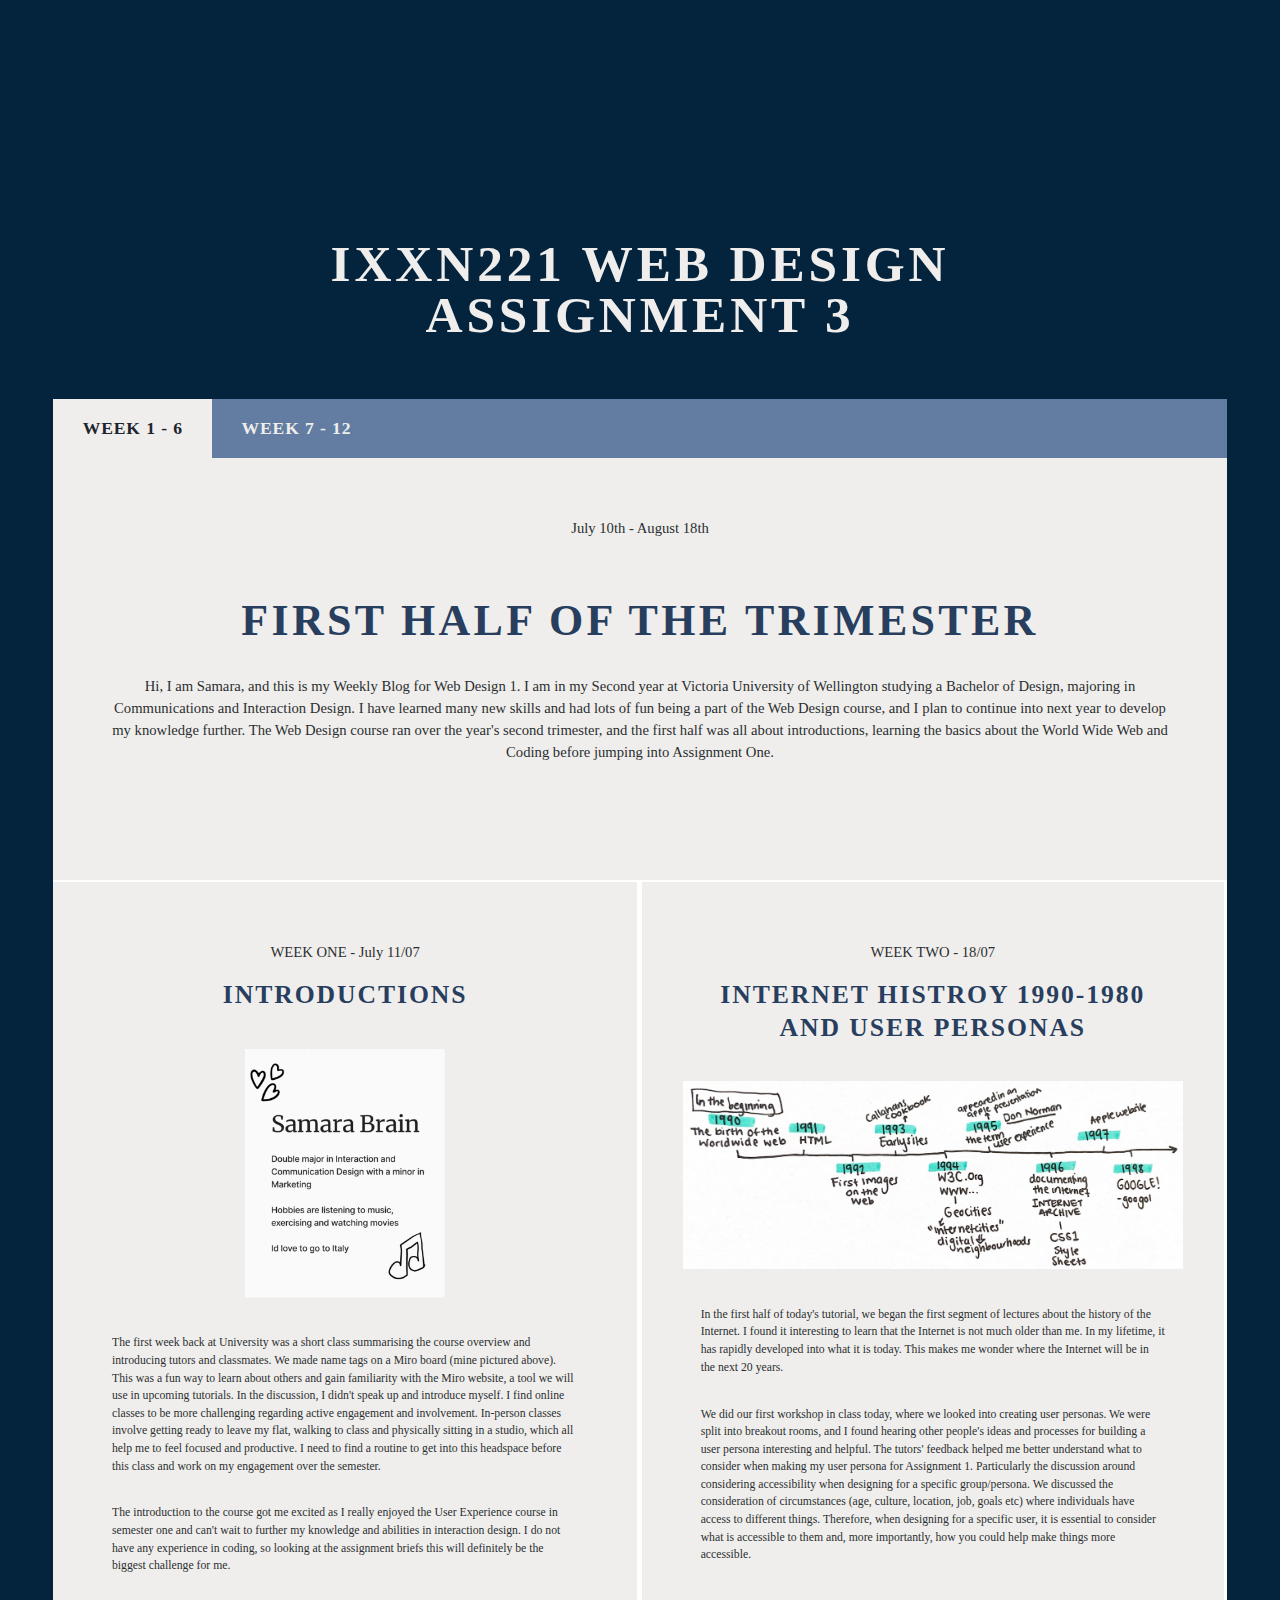
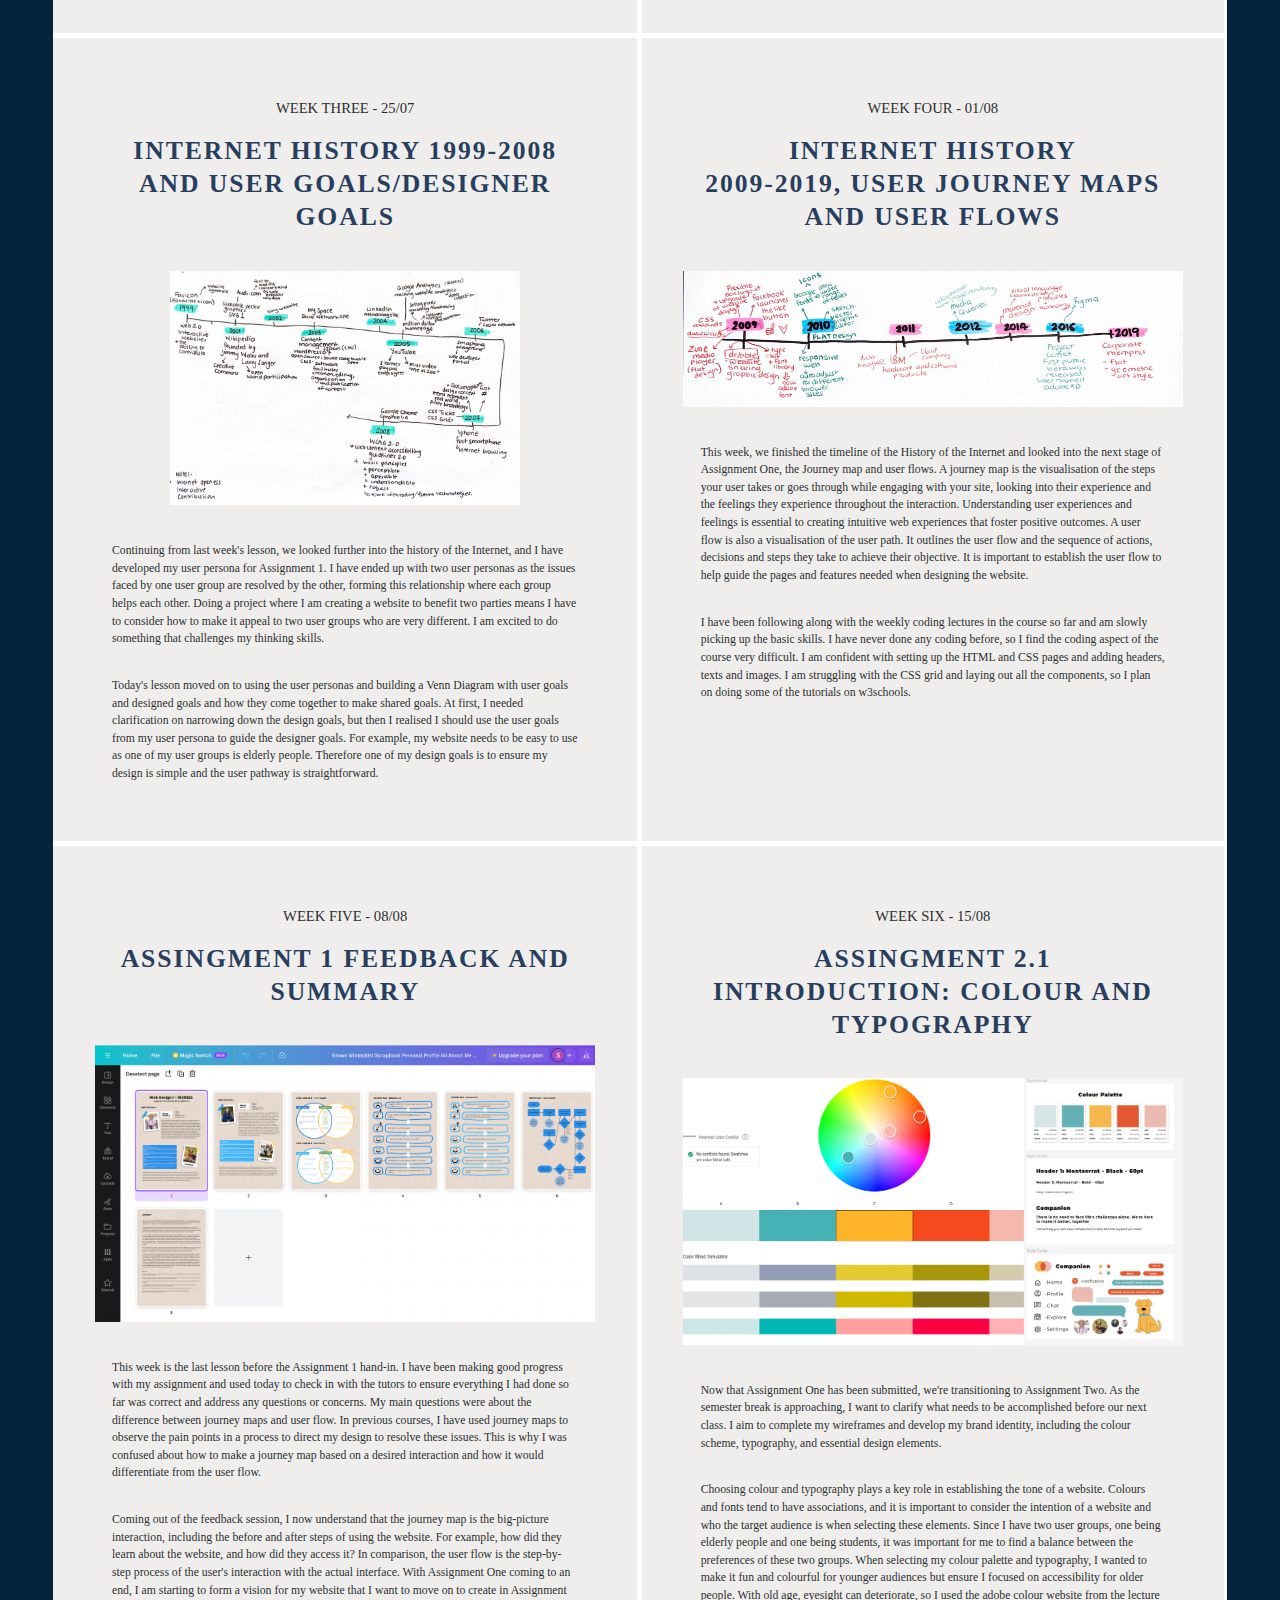
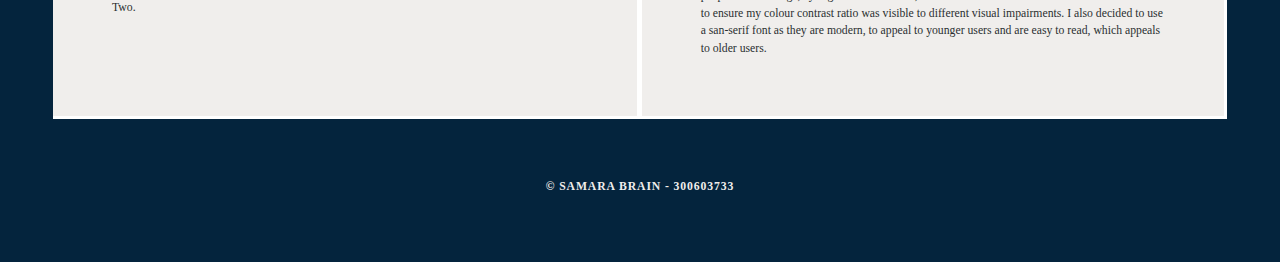
<file: Index.html>
<!DOCTYPE HTML>

<html>
	<head>
		<title>IXXN221 Web Design Blog</title>
		<meta charset="utf-8" />
        <meta name="viewport" content="width=device-width, initial-scale=1.0">
		<link rel="stylesheet" href="assets/maincss.css" />
	</head>
	<body class="is-preload">

		<!-- Wrapper -->
			<div id="wrapper">

				<!-- Intro -->
					<div id="intro">
						<h1>IXXN221 Web Design <br>
						Assignment 3</h1>
					</div>

				<!-- Nav -->
					<nav id="nav">
						<ul class="links">
							<li class="active"><a href="index.html">Week 1 - 6</a></li>
							<li><a href="Secondpage.html">Week 7 - 12</a></li>
						</ul>
					</nav>

				<!-- Main -->
					<div id="main">

						<!-- Featured Post -->
							<article class="post featured">
								<header class="major">
									<span class="date">July 10th - August 18th</span>
									<h2><a href="#">First Half of the Trimester</a></h2>
									<p>Hi, I am Samara, and this is my Weekly Blog for Web Design 1. I am in my Second year at Victoria University of Wellington studying a Bachelor of Design, majoring in Communications and Interaction Design. 
                                        I have learned many new skills and had lots of fun being a part of the Web Design course, and I plan to continue into next year to develop my knowledge further. The Web Design course ran over the year's second trimester, and the first half was all about introductions, learning the basics about the World Wide Web and Coding before jumping into Assignment One.</p>
								</header>
							</article>

						<!-- Posts -->
							<section class="posts">
								<article>
									<header>
										<span class="date">WEEK ONE - July 11/07</span>
										<h2><a href="#">Introductions</h2>
									</header>
									<a href="#" class="image fit"><img src="assets/images/week1.png"
                                        height="250px" width="200px" alt="Samara Brain Introduction name tag" /></a>
									<p>The first week back at University was a short class summarising the course overview and introducing tutors and classmates. We made name tags on a Miro board (mine pictured above). This was a fun way to learn about others and gain familiarity with the Miro website, a tool we will use in upcoming tutorials. In the discussion, I didn't speak up and introduce myself. I find online classes to be more challenging regarding active engagement and involvement. In-person classes involve getting ready to leave my flat, walking to class and physically sitting in a studio, which all help me to feel focused and productive. I need to find a routine to get into this headspace before this class and work on my engagement over the semester.</p>
									<p>The introduction to the course got me excited as I really enjoyed the User Experience course in semester one and can't wait to further my knowledge and abilities in interaction design. I do not have any experience in coding, so looking at the assignment briefs this will definitely be the biggest challenge for me.</p>								
                                </article>
								<article>
									<header>
										<span class="date">WEEK TWO - 18/07</span>
										<h2><a href="#">Internet Histroy 1990-1980 and User Personas</a></h2>
									</header>
									<a href="#" class="image fit"><img src="assets/images/week2.jpg"
                                        width="500px" alt="" /></a>
									<p>In the first half of today's tutorial, we began the first segment of lectures about the history of the Internet. I found it interesting to learn that the Internet is not much older than me. In my lifetime, it has rapidly developed into what it is today. This makes me wonder where the Internet will be in the next 20 years.</p>
                                    <p>We did our first workshop in class today, where we looked into creating user personas. We were split into breakout rooms, and I found hearing other people's ideas and processes for building a user persona interesting and helpful. The tutors' feedback helped me better understand what to consider when making my user persona for Assignment 1. Particularly the discussion around considering accessibility when designing for a specific group/persona. We discussed the consideration of circumstances (age, culture, location, job, goals etc) where individuals have access to different things. Therefore, when designing for a specific user, it is essential to consider what is accessible to them and, more importantly, how you could help make things more accessible.</p>
								</article>
								<article>
									<header>
										<span class="date">WEEK THREE - 25/07</span>
										<h2><a href="#">Internet History 1999-2008 <br />
										and User goals/Designer goals</a></h2>
									</header>
									<a href="#" class="image fit"><img src="assets/images/week3.jpg"
                                        width="350" alt="" /></a>
									<p>Continuing from last week's lesson, we looked further into the history of the Internet, and I have developed my user persona for Assignment 1. I have ended up with two user personas as the issues faced by one user group are resolved by the other, forming this relationship where each group helps each other. Doing a project where I am creating a website to benefit two parties means I have to consider how to make it appeal to two user groups who are very different. I am excited to do something that challenges my thinking skills.</p>
                                    <p>Today's lesson moved on to using the user personas and building a Venn Diagram with user goals and designed goals and how they come together to make shared goals. At first, I needed clarification on narrowing down the design goals, but then I realised I should use the user goals from my user persona to guide the designer goals. For example, my website needs to be easy to use as one of my user groups is elderly people. Therefore one of my design goals is to ensure my design is simple and the user pathway is straightforward.</p>
								</article>
								<article>
									<header>
										<span class="date">WEEK FOUR - 01/08</span>
										<h2><a href="#">Internet History<br> 2009-2019,
										User Journey maps and User flows</a></h2>
									</header>
									<a href="#" class="image fit"><img src="assets/images/week4.jpg" 
                                        width="500" alt="" /></a>
									<p>This week, we finished the timeline of the History of the Internet and looked into the next stage of Assignment One, the Journey map and user flows. A journey map is the visualisation of the steps your user takes or goes through while engaging with your site, looking into their experience and the feelings they experience throughout the interaction. Understanding user experiences and feelings is essential to creating intuitive web experiences that foster positive outcomes. A user flow is also a visualisation of the user path. It outlines the user flow and the sequence of actions, decisions and steps they take to achieve their objective. It is important to establish the user flow to help guide the pages and features needed when designing the website.</p>
                                    <p>I have been following along with the weekly coding lectures in the course so far and am slowly picking up the basic skills. I have never done any coding before, so I find the coding aspect of the course very difficult. I am confident with setting up the HTML and CSS pages and adding headers, texts and images. I am struggling with the CSS grid and laying out all the components, so I plan on doing some of the tutorials on w3schools.</p>
								</article>
								<article>
									<header>
										<span class="date">WEEK FIVE - 08/08</span>
										<h2><a href="#">Assingment 1 Feedback and Summary</a></h2>
									</header>
									<a href="#" class="image fit"><img src="assets/images/week5.png"
                                        width="500" alt="" /></a>
									<p>This week is the last lesson before the Assignment 1 hand-in. I have been making good progress with my assignment and used today to check in with the tutors to ensure everything I had done so far was correct and address any questions or concerns. My main questions were about the difference between journey maps and user flow. In previous courses, I have used journey maps to observe the pain points in a process to direct my design to resolve these issues. This is why I was confused about how to make a journey map based on a desired interaction and how it would differentiate from the user flow.</p>
									<p>Coming out of the feedback session, I now understand that the journey map is the big-picture interaction, including the before and after steps of using the website. For example, how did they learn about the website, and how did they access it? In comparison, the user flow is the step-by-step process of the user's interaction with the actual interface. With Assignment One coming to an end, I am starting to form a vision for my website that I want to move on to create in Assignment Two.</p>
								</article>
								<article>
									<header>
										<span class="date">WEEK SIX - 15/08</span>
										<h2><a href="#">Assingment 2.1 Introduction: Colour and Typography</a></h2>
									</header>
									<a href="#" class="image fit"><img src="assets/images/week6.png"
                                        width="500" alt="" /></a>
									<p>Now that Assignment One has been submitted, we're transitioning to Assignment Two. As the semester break is approaching, I want to clarify what needs to be accomplished before our next class. I aim to complete my wireframes and develop my brand identity, including the colour scheme, typography, and essential design elements.</p>
                                    <p>Choosing colour and typography plays a key role in establishing the tone of a website. Colours and fonts tend to have associations, and it is important to consider the intention of a website and who the target audience is when selecting these elements. Since I have two user groups, one being elderly people and one being students, it was important for me to find a balance between the preferences of these two groups. When selecting my colour palette and typography, I wanted to make it fun and colourful for younger audiences but ensure I focused on accessibility for older people. With old age, eyesight can deteriorate, so I used the adobe colour website from the lecture to ensure my colour contrast ratio was visible to different visual impairments. I also decided to use a san-serif font as they are modern, to appeal to younger users and are easy to read, which appeals to older users.</p>
								</article>
							</section>

					</div>

				<!-- Copyright -->
					<div id="copyright">
						<ul><li>&copy; Samara Brain - 300603733</li></ul>
					</div>

			</div>

	</body>
</html>
</file>
<file: assets/maincss.css>
/* Basic */

@media screen and (max-width: 100%) {

    html, body {
        min-width: 20rem;
    }

}

html {
    box-sizing: border-box;
}

*, *:before, *:after {
    box-sizing: inherit;
}

body {
    background-color: #04243d;
}

/* Type */

html {
    font-size: 16pt;
}

    @media screen and (max-width: 105rem) {

        html {
            font-size: 12pt;
        }

    }

    @media screen and (max-width: 80rem) {

        html {
            font-size: 11pt;
        }

    }

    @media screen and (max-width: 22.5rem) {

        html {
            font-size: 10pt;
        }

    }

body {
    color: #2a2e30;
}

body, input, select, textarea {
    font-family: "Montserrat";
    font-weight: 400;
    font-size: 0.8rem;
    line-height: 1.5;
}

a {
    transition: color 0.2s ease-in-out, background-color 0.2s ease-in-out, border-color 0.2s ease-in-out, box-shadow 0.2s ease-in-out;
    border-bottom: dotted 1px;
    text-decoration: none;
}


strong, b {
    font-weight: 600;
}

em, i {
    
}

p {
    text-align: left;
    margin: 0 0 2rem 0;
}

h1, h2, h3, h4, h5, h6 {
    font-family: "Montserrat";
    font-weight: 900;
    line-height: 1.5;
    letter-spacing: 0.075em;
    text-transform: uppercase;
    margin: 0 0 1rem 0;
}

    h1 a, h2 a, h3 a, h4 a, h5 a, h6 a {
        border-bottom: 0;
        color: inherit;
        text-decoration: none;
    }

h1 {
    font-size: 3.5rem;
    line-height: 1.1;
    margin: 0 0 2rem 0;
}

h2 {
    font-size: 1.75rem;
    line-height: 1.3;
    margin: 0 0 1.5rem 0;
}

h3 {
    font-size: 1.25rem;
    margin: 0 0 1.5rem 0;
}

h4 {
    font-size: 1rem;
}

h5 {
    font-size: 0.9rem;
}

h6 {
    font-size: 0.8rem;
}

sub {
    font-size: 0.8rem;
    position: relative;
    top: 0.5rem;
}

sup {
    font-size: 0.8rem;
    position: relative;
    top: -0.5rem;
}

code {
    border: solid 2px;
    font-family: "Montserrat";
    font-size: 0.9rem;
    margin: 0 0.25rem;
    padding: 0.25rem 0.65rem;
}

pre {
    -webkit-overflow-scrolling: touch;
    font-family: "Montserrat";
    font-size: 0.9rem;
    margin: 0 0 2rem 0;
}

    pre code {
        display: block;
        line-height: 1.75;
        padding: 1rem 1.5rem;
        overflow-x: auto;
    }

hr {
    border: 0;
    border-bottom: solid 2px;
    margin: 3rem 0;
}

    hr.major {
        margin: 5rem 0;
    }

.align-left {
    text-align: left;
}

.align-center {
    text-align: center;
}

.align-right {
    text-align: right;
}

input, select, textarea {
    color: #2a2e30;
}

a {
    color: #2a2e30;
    border-bottom-color: rgba(33, 41, 49, 0.5);
}

strong, b {
    color: #2a2e30;
}

h1, h2, h3, h4, h5, h6 {
    color: #283e5e;
}

blockquote {
    border-left-color: #eeeeee;
}

code {
    background: rgba(220, 220, 220, 0.25);
    border-color: #eeeeee;
}

hr {
    border-bottom-color: #eeeeee;
}


/* Image */

.image {
    border: 0;
    display: inline-block;
    position: relative;
}

    .image img {
        display: block;
    }

    .image.fit {
        display: flex;
        justify-content: center;
        margin: 2.5rem 0;
        width: 100%;

    }

        .image.fit:first-child {
            margin-top: 0;
        }

        .image.fit img {
            
        }

    .image.main {
        display: block;
        margin: 4rem 0;
        width: 100%;
    }

        .image.main:first-child {
            margin-top: 0;
        }

        .image.main img {
            width: 100%;
        }



/* List */

ul {
    list-style: disc;
    margin: 0 0 2rem 0;
    padding-left: 1rem;
}

    ul li {
        padding-left: 0.5rem;
    }

    ul.divided {
        list-style: none;
        padding-left: 0;
    }

        ul.divided li {
            border-top: solid 1px;
            padding: 0.5rem 0;
        }

            ul.divided li:first-child {
                border-top: 0;
                padding-top: 0;
            }

/* Section/Article */

section.special, article.special {
    text-align: center;
}

header {
    cursor: default;
}

    header > .date {
        display: block;
        font-size: 1rem;
        height: 1;
        margin: 0 0 1rem 0;
        position: relative;
    }

    header > h1 + p {
        font-size: 1.1rem;
        margin-top: -0.5rem;
        line-height: 2;
    }

    header > h2 + p {
        font-size: 1rem;
        margin-top: -0.75rem;
    }

    header.major {
        margin: 0 0 4rem 0;
        text-align: center;
    }

        header.major > :last-child {
            margin-bottom: 0;
        }

        header.major > p {
            margin-top: 0;
            text-align: center;
        }

        header.major > .date {
            font-size: 1rem;
            margin: 0 0 4rem 0;
        }

    @media screen and (max-width: 980px) {

        header br {
            display: none;
        }

    }

    @media screen and (max-width: 736px) {

        header.major {
            margin: 0 0 2rem 0;
        }

    }

header.major .date:before, header.major .date:after {
    border-top-color: #eeeeee;
}



/* Wrapper */

#wrapper {
    transition: opacity 0.5s ease;
    position: relative;
    z-index: 1;
    overflow: hidden;
    background-color: #04243d;
}

    #wrapper > {
        position: absolute;
        top: 0;
        left: 0;
        width: 100%;
        height: 100%;
        background-size: auto,								auto,														100% auto;
        background-position: center,								center,														top center;
        background-repeat: repeat,								no-repeat,													no-repeat;
        background-attachment: scroll,								scroll,														scroll;
        z-index: -1;
    }

        #wrapper > .bg.fixed {
            position: fixed;
            width: 100vw;
            height: 100vh;
        }


    @media screen and (orientation: portrait) {

        #wrapper > .bg {
            background-size: auto,								auto,														auto 175%;
        }

    }

/* Intro */

#intro {
    color: #f0eeec;
    padding: 4rem 4rem 6rem 4rem ;
    align-items: center;
    display: flex;
    flex-direction: column;
    justify-content: flex-end;
    position: relative;
    cursor: default;
    text-align: center;
    z-index: 1;
    min-height: 50vh;
}

    #intro strong, #intro b {
        color: #f0eeec;
    }

    #intro h1, #intro h2, #intro h3, #intro h4, #intro h5, #intro h6 {
        color: #f0eeec;
    }

    #intro code {
        background: rgba(255, 255, 255, 0.075);
        border-color: #2a2e30;
    }

    #intro h1 {
        font-size: 3.5rem;
        line-height: 1;
    }

    #intro + #header {
        margin-top: -20rem;
    }

    @media screen and (max-width: 980px) {

        #intro {
            padding: 4rem 4rem 2rem 4rem ;
            min-height: 90vh;
        }

            #intro p br {
                display: none;
            }

            #intro + #header {
                margin-top: -14rem;
            }

    }

    @media screen and (max-width: 736px) {

        #intro {
            padding: 3rem 2rem 1rem 2rem ;
            min-height: 80vh;
        }

            #intro h1 {
                font-size: 3.25rem;
                line-height: 1.1;
                margin-bottom: 1rem;
            }

            #intro p {
                font-size: 1rem;
                margin-top: 0rem;
            }

            #intro .actions {
                display: none;
            }

    }

/* Nav */

#nav {
    color: #f0eeec;
    display: flex;
    transition: transform 1s ease, opacity 1s ease;
    background: #637da2;
    height: 4rem;
    line-height: 4rem;
    margin: -4rem auto 0 auto;
    overflow: hidden;
    padding: 0 2rem 0 0;
    position: relative;
    width: calc(100% - 4rem);
    max-width: 80rem;
    z-index: 2;
}

    #nav ul.divided li {
        border-top-color: #f0eeec;
    }

    #nav ul.icons.alt li .icon:before {
        box-shadow: inset 0 0 0 2px #f0eeec;
    }

    #nav input, #nav select, #nav textarea {
        color: #f0eeec;
    }

    #nav a {
        color: #f0eeec;
        border-bottom-color: rgba(255, 255, 255, 0.5);
    }

    #nav strong, #nav b {
        color: #f0eeec;
    }

    #nav h1, #nav h2, #nav h3, #nav h4, #nav h5, #nav h6 {
        color: #f0eeec;
    }

    #nav blockquote {
        border-left-color: #f0eeec;
    }

    #nav code {
        background: rgba(255, 255, 255, 0.075);
        border-color: #ffffff;
    }

    #nav hr {
        border-bottom-color: #ffffff;
    }

    #nav ul.links {
        display: flex;
        flex-grow: 1;
        flex-shrink: 1;
        font-family: "Montserrat";
        font-weight: 900;
        letter-spacing: 0.075em;
        list-style: none;
        margin-bottom: 0;
        padding-left: 0;
        text-transform: uppercase;
    }

        #nav ul.links li {
            display: block;
            padding-left: 0;
        }

            #nav ul.links li a {
                transition: background-color 0.2s ease-in-out, color 0.2s ease-in-out;
                display: block;
                font-size:1.2rem;
                outline: none;
                padding: 0 2rem;
            }

                #nav ul.links li a:hover {
                    color: inherit !important;
                    background-color: rgba(255, 255, 255, 0.1);
                }

            #nav ul.links li.active {
                background-color: #f0eeec;
            }

                #nav ul.links li.active a {
                    color: #1e252d;
                }

    @media screen and (max-width: 980px) {

        #nav {
            display: none;
        }

    }

/* Main */

#main {
    background-color: #f0eeec;
    position: relative;
    margin: 0 auto;
    width: calc(100% - 4rem);
    max-width: 80rem;
    z-index: 2;
}

    #main > * {
        padding: 4rem 4rem 2rem 4rem ;
        border-top: solid 2px #ffffff;
        margin: 0;
    }

        #main > *:first-child {
            border-top: 0;
        }

    #main > footer {
        text-align: center;
    }

    #main > .post {
        padding: 6rem 8rem 2rem 8rem ;
    }

        #main > .post header.major > .date {
            margin-top: -2rem;
        }

        #main > .post header.major > h1, #main > .post header.major h2 {
            font-size: 3rem;
            line-height: 1.1;
            margin: 0 0 2rem 0;
        }

        #main > .post.featured {
            text-align: center;
        }

        @media screen and (max-width: 1280px) {

            #main > .post {
                padding: 6rem 4rem 4rem 4rem ;
            }

        }

        @media screen and (max-width: 736px) {

            #main > .post {
                padding: 4rem 2rem 2rem 2rem ;
            }

                #main > .post header.major > .date {
                    margin-top: -1rem;
                    margin-bottom: 2rem;
                }

                #main > .post header.major > h1, #main > .post header.major h2 {
                    font-size: 2.5rem;
                    line-height: 1.2;
                    margin: 0 0 1.5rem 0;
                }

        }

    #main > .posts {
        display: flex;
        flex-wrap: wrap;
        align-items: stretch;
        text-align: center;
        width: 100%;
        padding: 0;
    }

        #main > .posts > * {
            flex-shrink: 1;
            flex-grow: 0;
        }

        #main > .posts > * {
            width: 50%;
        }

        #main > .posts > * {
            padding: 4rem;
            width: 50%;
        }

        #main > .posts > article {
            border-color: #ffffff;
            border-left-width: 2px;
            border-style: solid;
            border-top-width: 2px;
            text-align: center;
        }

            #main > .posts > article > :last-child {
                margin-bottom: 0;
            }

            #main > .posts > article:nth-child(2n - 1) {
                border-left-width: 0;
            }

            #main > .posts > article:nth-child(-n + 2) {
                border-top-width: 0;
            }

        @media screen and (max-width: 980px) {

            #main > .posts > * {
                width: 50%;
            }

            #main > .posts > * {
                padding: 2.5rem;
                width: 50%;
            }

        }

        @media screen and (max-width: 736px) {

            #main > .posts > * {
                width: 100%;
            }

            #main > .posts > * {
                padding: 2rem;
                width: 100%;
            }

            #main > .posts > article:nth-child(2n - 1) {
                border-left-width: 2px;
            }

            #main > .posts > article:nth-child(-n + 2) {
                border-top-width: 2px;
            }

            #main > .posts > article:nth-child(n) {
                border-left-width: 0;
            }

            #main > .posts > article:nth-child(-n + 1) {
                border-top-width: 0;
            }

            #main > .posts > article .image {
                max-width: 25rem;
                margin-left: auto;
                margin-right: auto;
            }

        }

    @media screen and (max-width: 736px) {

        #main > * {
            padding: 2rem 2rem 0.1rem 2rem ;
        }

    }

    @media screen and (max-width: 480px) {

        #main {
            width: 100%;
        }

    }

/* Footer */

#copyright {
    color: #f0eeec;
    position: relative;
    color: #f0eeec;
    cursor: default;
    font-family: "Montserrat";
    font-size: 0.8rem;
    font-weight: 900;
    letter-spacing: 0.075em;
    line-height: 1.5;
    text-align: center;
    text-transform: uppercase;
    margin: 4rem auto 8rem auto;
    width: calc(100% - 4rem);
    max-width: 72rem;
    z-index: 2;
}

    #copyright input, #copyright select, #copyright textarea {
        color: #f0eeec;
    }

    #copyright a {
        color: #f0eeec;
        border-bottom-color: rgba(255, 255, 255, 0.5);
    }

    #copyright strong, #copyright b {
        color: #f0eeec;
    }

    #copyright h1, #copyright h2, #copyright h3, #copyright h4, #copyright h5, #copyright h6 {
        color: #f0eeec;
    }

    #copyright blockquote {
        border-left-color: #f0eeec;
    }

    #copyright code {
        background: rgba(255, 255, 255, 0.075);
        border-color: #f0eeec;
    }

    #copyright hr {
        border-bottom-color: #f0eeec;
    }

    #copyright a {
        color: inherit;
        border-bottom-color: inherit;
    }

    #copyright ul {
        list-style: none;
        margin: 0;
        padding-left: 0;
    }

        #copyright ul li {
            border-left: solid 2px;
            display: inline-block;
            line-height: 1;
            margin-left: 1rem;
            padding-left: 1rem;
        }

            #copyright ul li:first-child {
                border-left: 0;
                margin-left: 0;
                padding-left: 0;
            }

    @media screen and (max-width: 1280px) {

        #copyright {
            margin: 4rem auto;
        }

    }

    @media screen and (max-width: 480px) {

        #copyright ul li {
            border-left: 0;
            margin: 1rem 0 0 0;
            padding-left: 0;
            display: block;
        }

            #copyright ul li:first-child {
                margin-top: 0;
            }

    }
</file>
